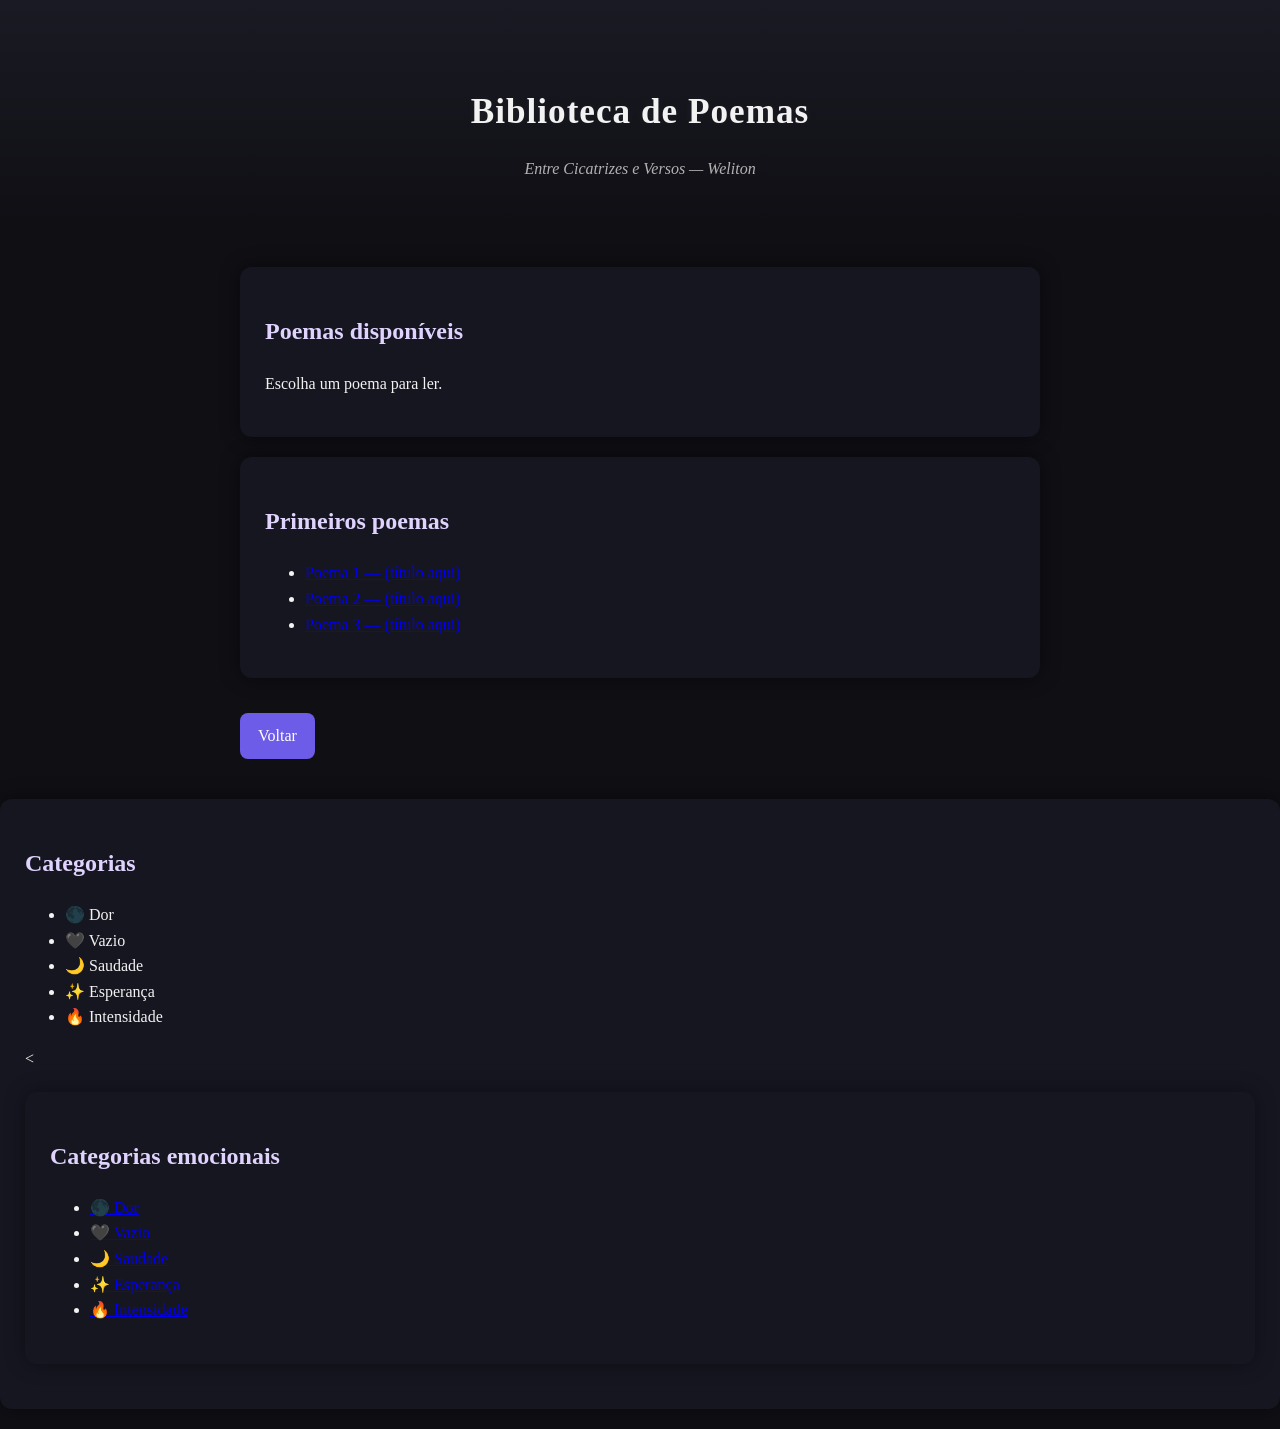
<file: index.html>
<!DOCTYPE html>
<html lang="pt-br">
<head>
  <meta charset="UTF-8">
  <meta name="viewport" content="width=device-width, initial-scale=1.0">
  <title>Biblioteca | Entre Cicatrizes e Versos</title>
  <link rel="stylesheet" href="../styles.css">
</head>
<body>

  <header>
    <h1>Biblioteca de Poemas</h1>
    <p>Entre Cicatrizes e Versos — Weliton</p>
  </header>

  <main>

    <section class="entrada">
      <h2>Poemas disponíveis</h2>
      <p>Escolha um poema para ler.</p>
    </section>

    <section class="destaque">

      <h2>Primeiros poemas</h2>

      <ul>
        <li><a href="poema1.html">Poema 1 — (título aqui)</a></li>
        <li><a href="poema2.html">Poema 2 — (título aqui)</a></li>
        <li><a href="poema3.html">Poema 3 — (título aqui)</a></li>
      </ul>

    </section>

    <a href="../index.html" class="botao">Voltar</a>

  </main>

</body>
</html>
<section class="destaque">

  <h2>Categorias</h2>

  <ul>
    <li>🌑 Dor</li>
    <li>🖤 Vazio</li>
    <li>🌙 Saudade</li>
    <li>✨ Esperança</li>
    <li>🔥 Intensidade</li>
  </ul>

<<section class="destaque">

  <h2>Categorias emocionais</h2>

  <ul>
    <li><a href="dor.html">🌑 Dor</a></li>
    <li><a href=class="vazio">🖤 Vazio</a></li>
    <li><a href=class="saudade">🌙 Saudade</a></li>
    <li><a href=class="esperanca">✨ Esperança</a></li>
    <li><a href=class="intensidade">🔥 Intensidade</a></li>
  </ul>

</section>
</file>
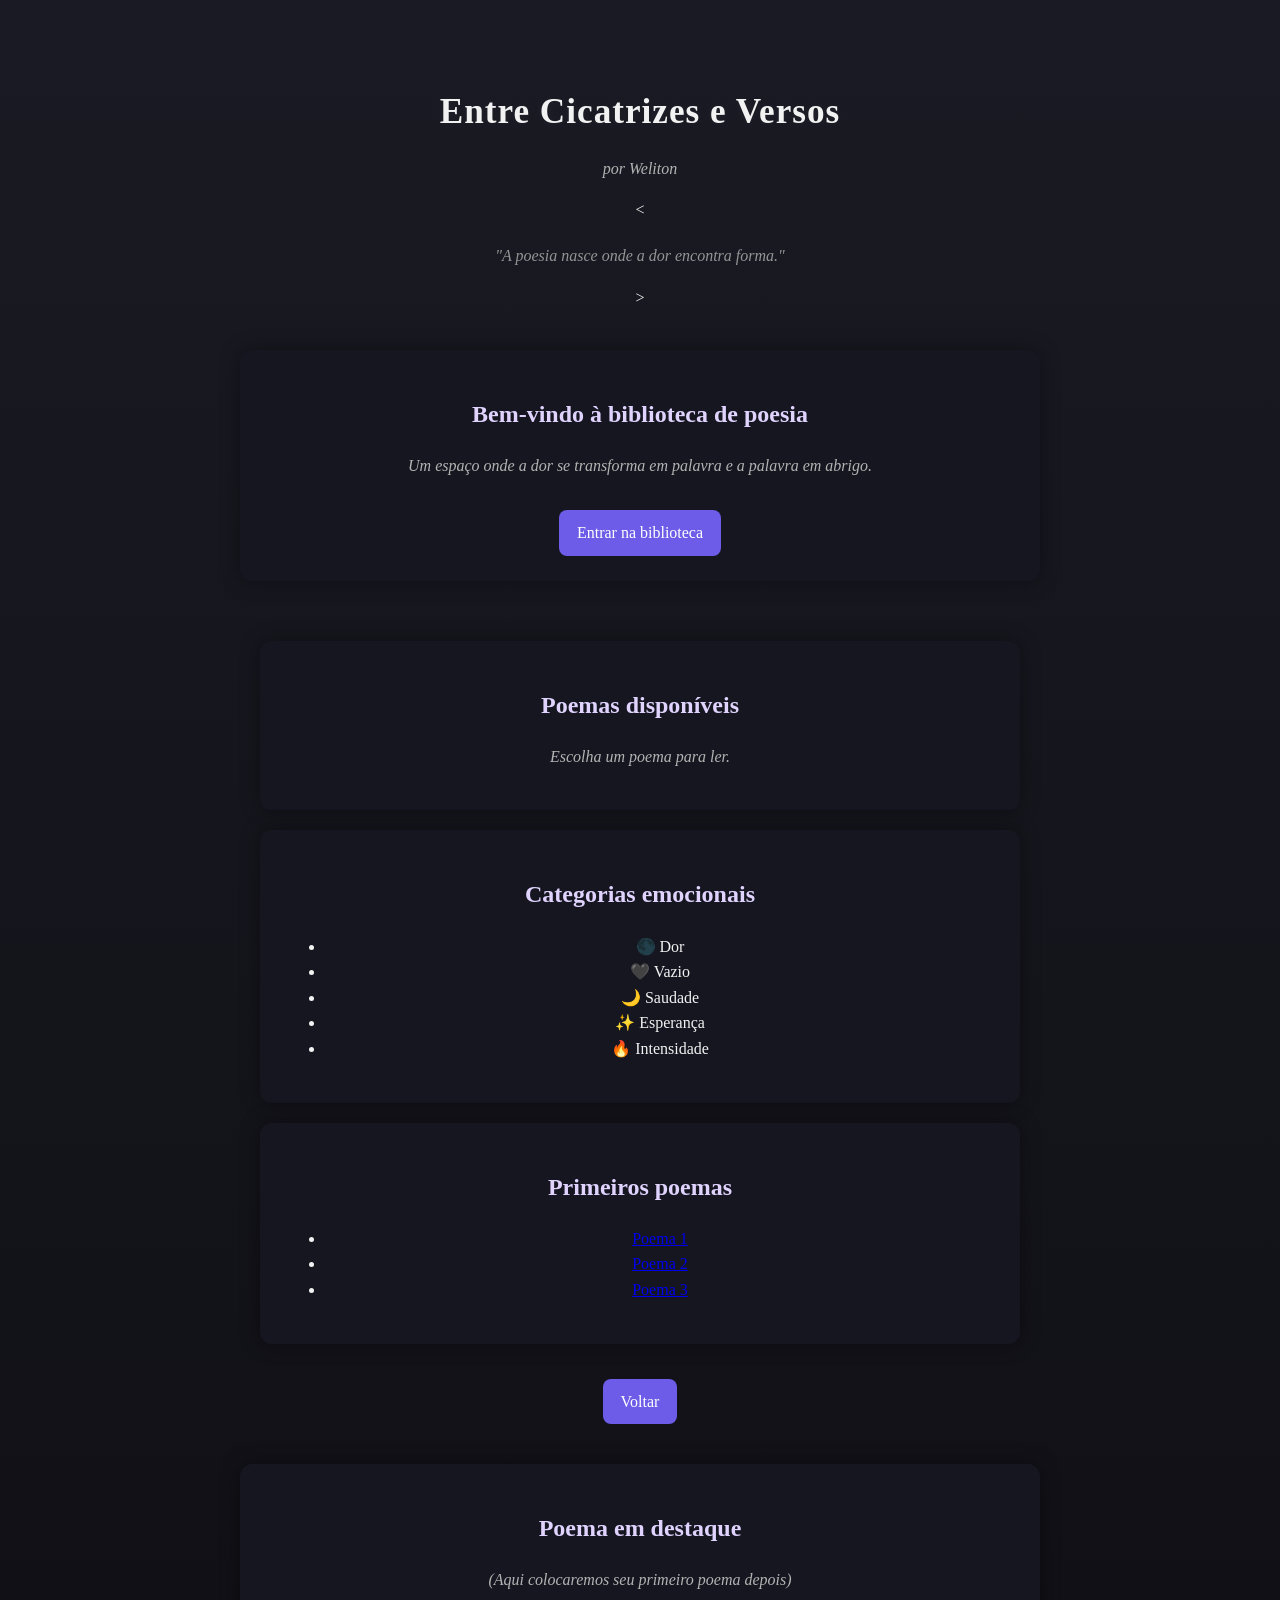
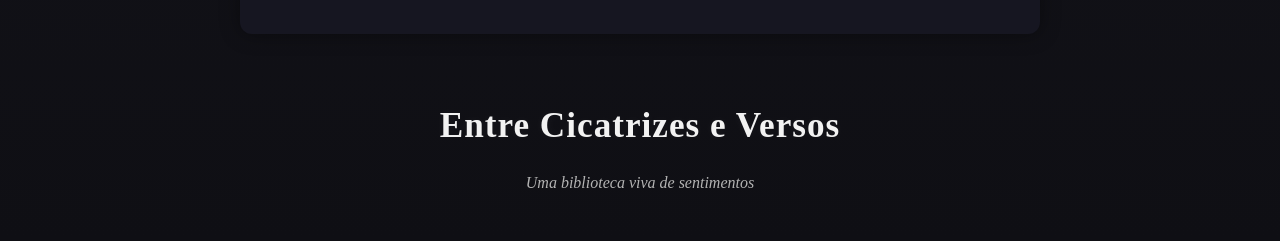
<file: Index.html>
<!DOCTYPE html>
<html lang="pt-br">
<head>
  <meta charset="UTF-8">
  <meta name="viewport" content="width=device-width, initial-scale=1.0">
  <title>Entre Cicatrizes e Versos</title>
  <link rel="stylesheet" href="styles.css">
</head>
<body>

  <header>
    <h1>Entre Cicatrizes e Versos</h1>
    <p>por Weliton</p>
  <<div style="margin-top: 20px; opacity: 0.8;">
  <p>"A poesia nasce onde a dor encontra forma."</p>
</div>>

  <main>
    <section class="entrada">
      <h2>Bem-vindo à biblioteca de poesia</h2>
      <p>Um espaço onde a dor se transforma em palavra e a palavra em abrigo.</p>

      <a href="poemas/index.html" class="botao">Entrar na biblioteca</a>
    </section>
<main>

  <section class="entrada">
    <h2>Poemas disponíveis</h2>
    <p>Escolha um poema para ler.</p>
  </section>

  <section class="destaque">

    <h2>Categorias emocionais</h2>

    <ul>
      <li>🌑 Dor</li>
      <li>🖤 Vazio</li>
      <li>🌙 Saudade</li>
      <li>✨ Esperança</li>
      <li>🔥 Intensidade</li>
    </ul>

  </section>

  <section class="destaque">

    <h2>Primeiros poemas</h2>

    <ul>
      <li><a href="poema1.html">Poema 1</a></li>
      <li><a href="poema2.html">Poema 2</a></li>
      <li><a href="poema3.html">Poema 3</a></li>
    </ul>

  </section>

  <a href="../index.html" class="botao">Voltar</a>

</main>
    <section class="destaque">
      <h2>Poema em destaque</h2>
      <p>
        (Aqui colocaremos seu primeiro poema depois)
      </p>
    </section>
  </main>

</body>
</html>
<h1>Entre Cicatrizes e Versos</h1>
<p>Uma biblioteca viva de sentimentos</p>
</file>
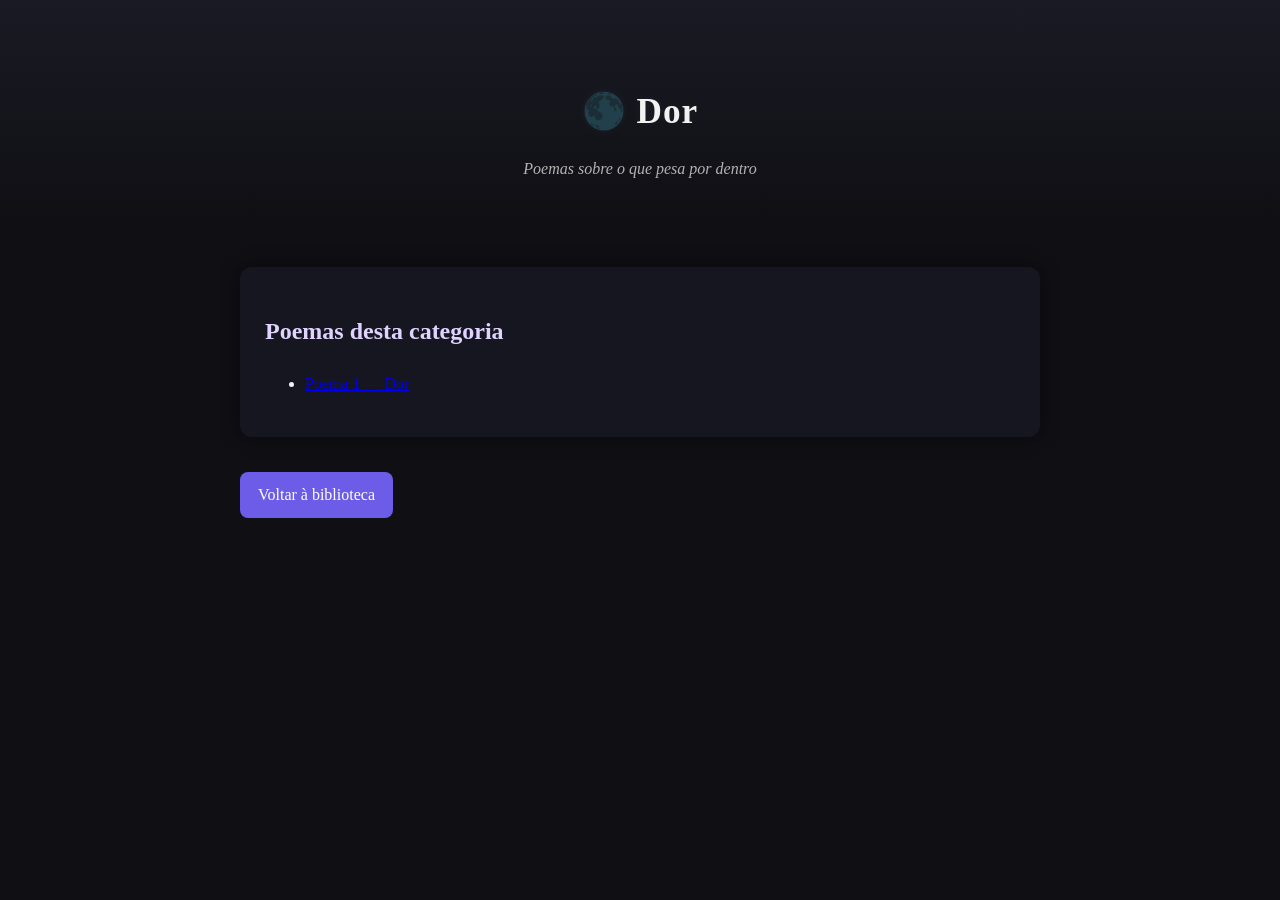
<file: dor.html>
<!DOCTYPE html>
<html lang="pt-br">
<head>
  <meta charset="UTF-8">
  <meta name="viewport" content="width=device-width, initial-scale=1.0">
  <title>Dor | Entre Cicatrizes e Versos</title>
  <link rel="stylesheet" href="../styles.css">
</head>
<body>

<header>
  <h1>🌑 Dor</h1>
  <p>Poemas sobre o que pesa por dentro</p>
</header>

<main>

  <section class="destaque">
    <h2>Poemas desta categoria</h2>

    <ul>
      <li><a href="poema1.html">Poema 1 — Dor</a></li>
    </ul>

  </section>

  <a href="index.html" class="botao">Voltar à biblioteca</a>

</main>

</body>
</html>
</file>
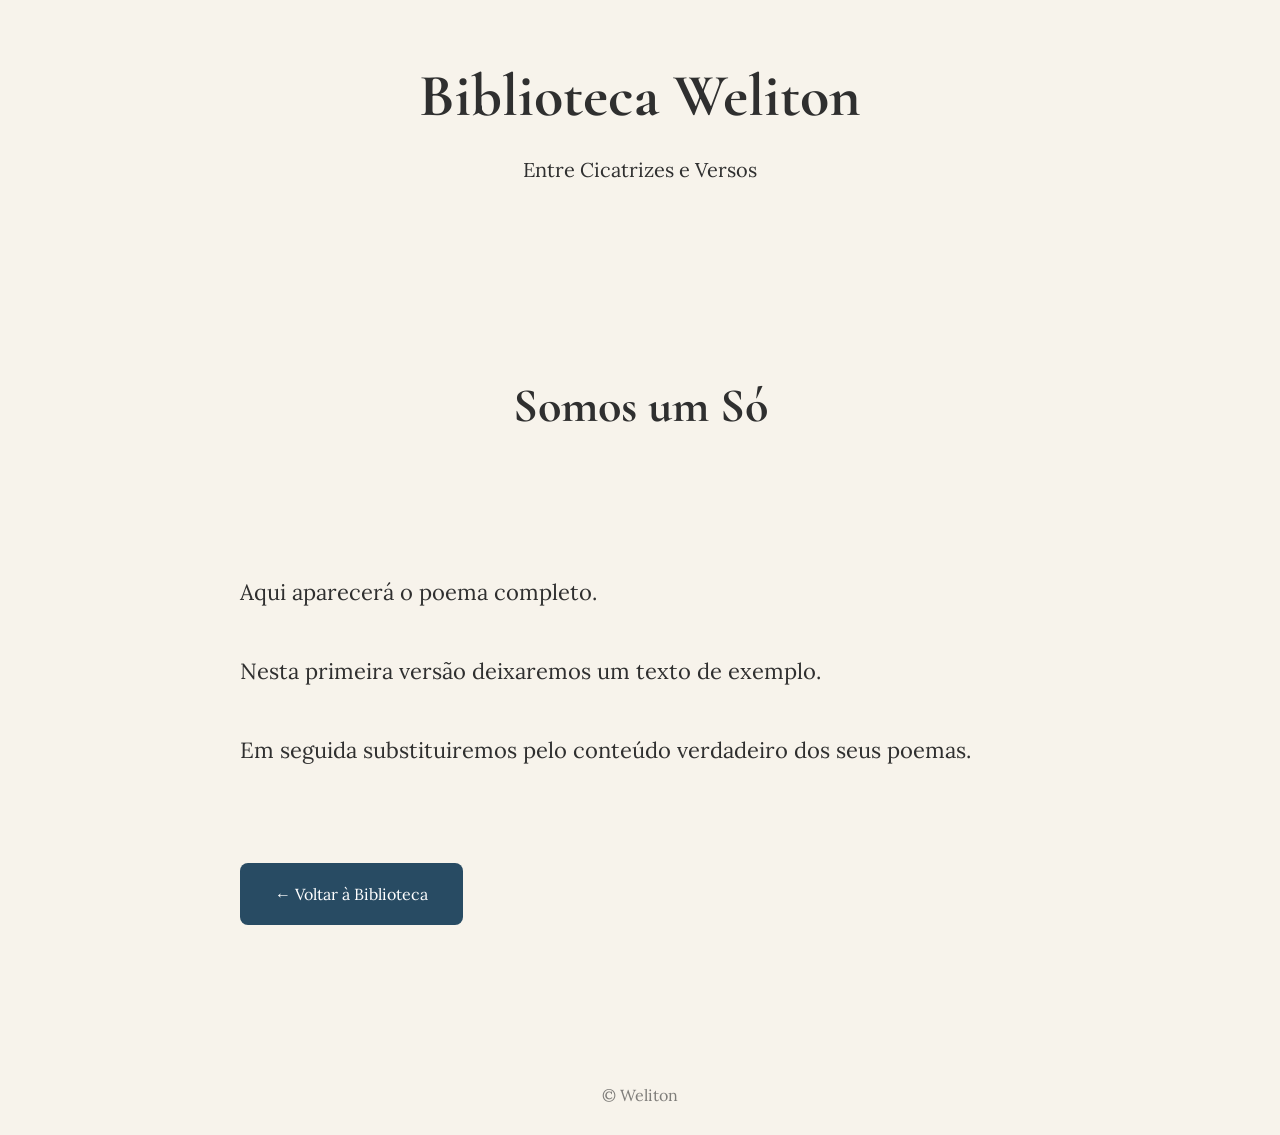
<file: poema.html>
<!DOCTYPE html>
<html lang="pt-BR">

<head>

<meta charset="UTF-8">

<meta name="viewport" content="width=device-width, initial-scale=1.0">

<title>Poema | Weliton</title>

<link rel="stylesheet" href="style.css">

<link rel="preconnect" href="https://fonts.googleapis.com">

<link rel="preconnect" href="https://fonts.gstatic.com" crossorigin>

<link href="https://fonts.googleapis.com/css2?family=Cormorant+Garamond:wght@400;600&family=Lora&display=swap" rel="stylesheet">

</head>

<body>

<header>

<h1>Biblioteca Weliton</h1>

<p>Entre Cicatrizes e Versos</p>

</header>

<main class="poema">

<h2>Somos um Só</h2>

<p class="texto">

Aqui aparecerá o poema completo.

Nesta primeira versão deixaremos um texto de exemplo.

Em seguida substituiremos pelo conteúdo verdadeiro dos seus poemas.

</p>

<a class="botao" href="biblioteca.html">

← Voltar à Biblioteca

</a>

</main>

<footer>

© Weliton

</footer>

</body>

</html>
</file>
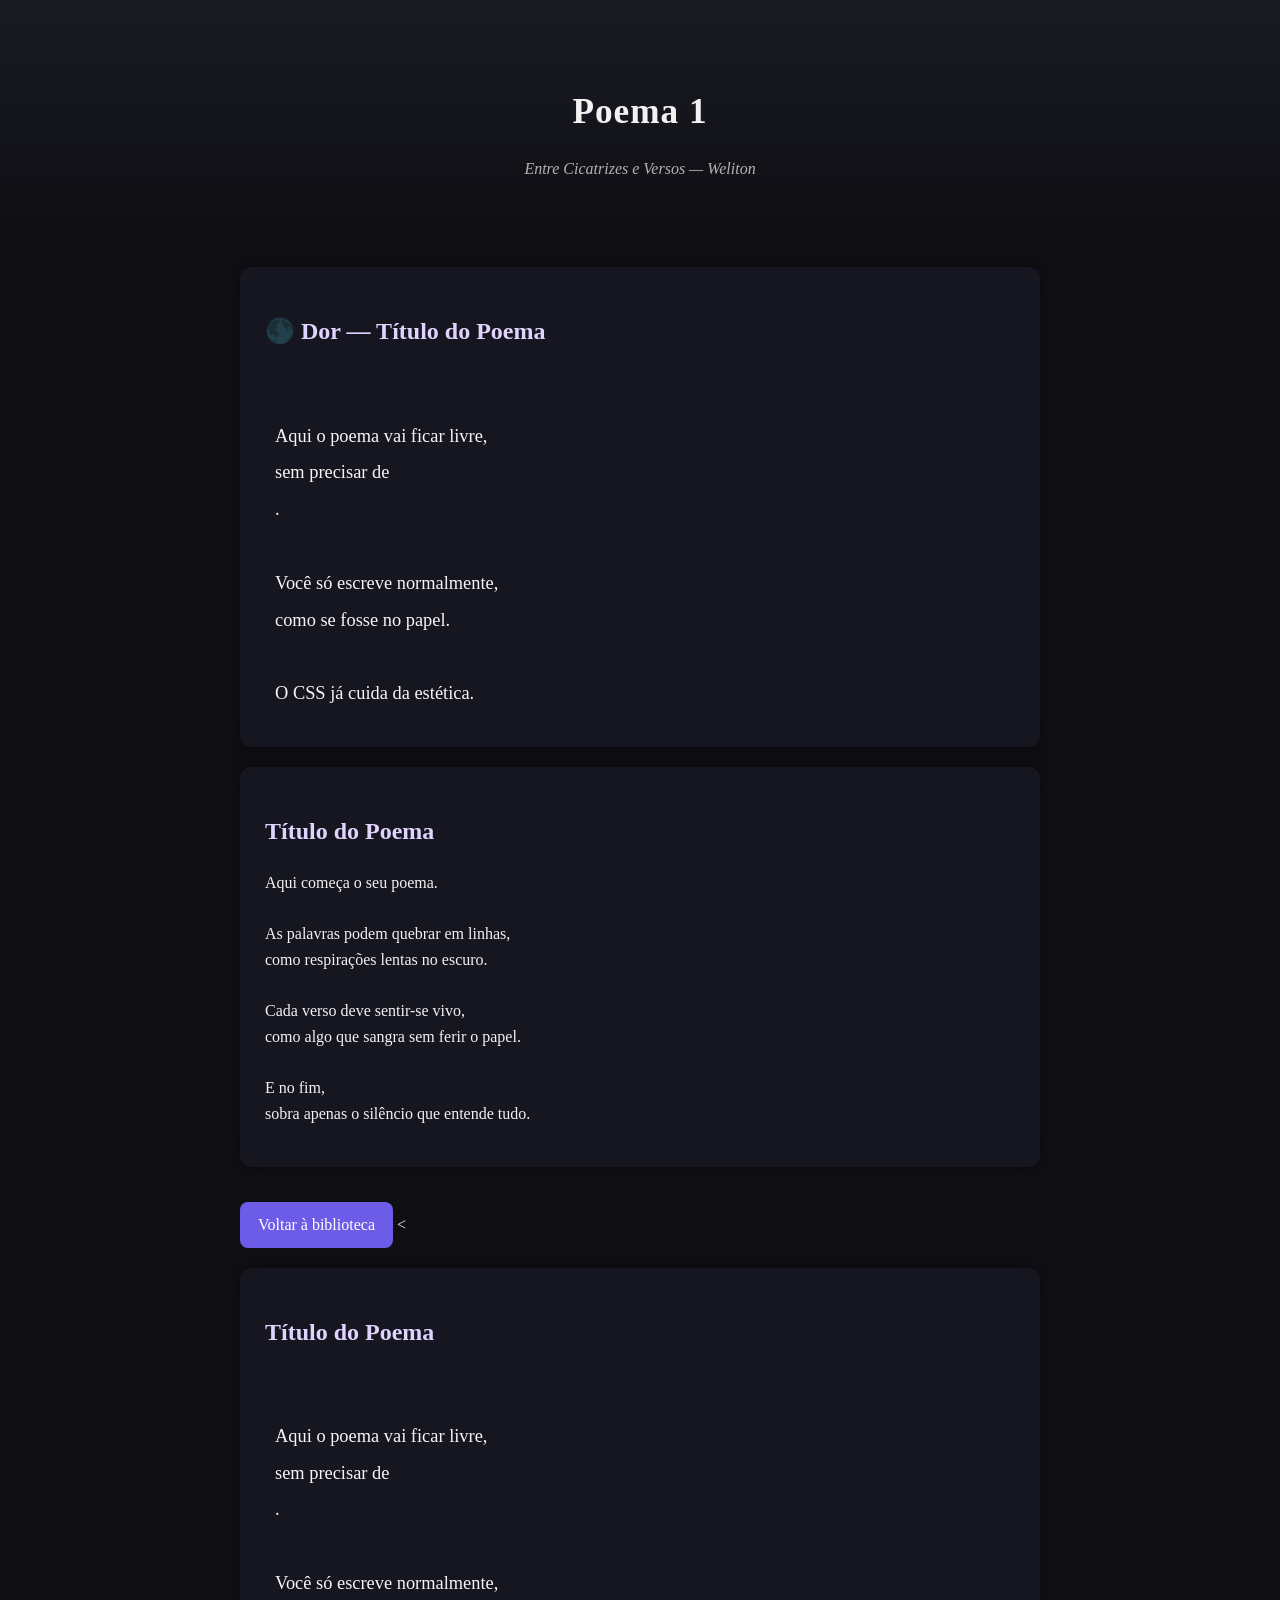
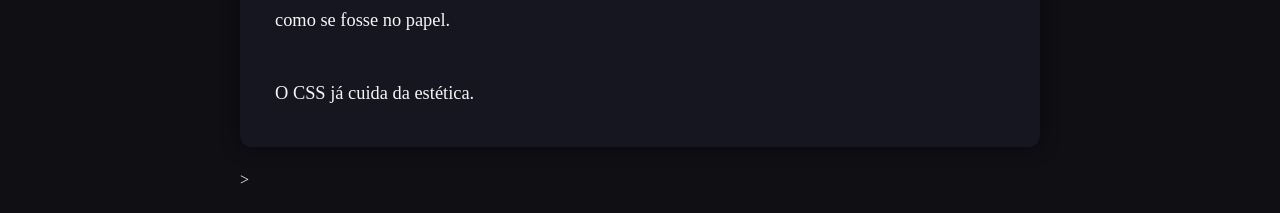
<file: poema1.html>
<!DOCTYPE html>
<html lang="pt-br">
<head>
  <meta charset="UTF-8">
  <meta name="viewport" content="width=device-width, initial-scale=1.0">
  <title>Poema 1 | Entre Cicatrizes e Versos</title>
  <link rel="stylesheet" href="../styles.css">
</head>
<body>

  <header>
    <h1>Poema 1</h1>
    <p>Entre Cicatrizes e Versos — Weliton</p>
  </header>

  <main>
<section class="destaque">

  <h2>🌑 Dor — Título do Poema</h2>

  <div class="poema">
Aqui o poema vai ficar livre,
sem precisar de <br>.

Você só escreve normalmente,
como se fosse no papel.

O CSS já cuida da estética.
  </div>

</section>
    <section class="destaque">

      <h2>Título do Poema</h2>

      <p>
        Aqui começa o seu poema.<br><br>

        As palavras podem quebrar em linhas,<br>
        como respirações lentas no escuro.<br><br>

        Cada verso deve sentir-se vivo,<br>
        como algo que sangra sem ferir o papel.<br><br>

        E no fim,<br>
        sobra apenas o silêncio que entende tudo.
      </p>

    </section>

    <a href="index.html" class="botao">Voltar à biblioteca</a>

  <<section class="destaque">

  <h2>Título do Poema</h2>

  <div class="poema">
Aqui o poema vai ficar livre,
sem precisar de <br>.

Você só escreve normalmente,
como se fosse no papel.

O CSS já cuida da estética.
  </div>

</section>>

</body>
</html>
</file>
<file: styles.css>
body {
  margin: 0;
  font-family: Georgia, serif;
  background: #0f0f14;
  color: #f2f2f2;
  line-height: 1.6;
}

header {
  text-align: center;
  padding: 60px 20px 30px;
  background: linear-gradient(180deg, #1a1a24, #0f0f14);
}

header h1 {
  font-size: 2.2rem;
  margin-bottom: 10px;
  letter-spacing: 1px;
}

header p {
  color: #b3b3b3;
  font-style: italic;
}

main {
  max-width: 800px;
  margin: auto;
  padding: 20px;
}

.entrada, .destaque {
  background: #161621;
  padding: 25px;
  margin: 20px 0;
  border-radius: 12px;
  box-shadow: 0 0 20px rgba(0,0,0,0.4);
}

h2 {
  color: #e0d4ff;
}

.botao {
  display: inline-block;
  margin-top: 15px;
  padding: 10px 18px;
  background: #6c5ce7;
  color: white;
  text-decoration: none;
  border-radius: 8px;
  transition: 0.3s;
}

.botao:hover {
  background: #8a7dff;
  transform: scale(1.05);
}
.poema {
  white-space: pre-line;
  font-size: 1.1rem;
  line-height: 1.9;
  color: #f5f5f5;
  padding: 10px;
}

.destaque {
  transition: 0.3s;
}

.destaque:hover {
  transform: translateY(-3px);
  box-shadow: 0 0 25px rgba(108, 92, 231, 0.25);
}

header h1 {
  text-shadow: 0 0 10px rgba(255,255,255,0.05);
}
/* 🌑 Dor */
<body class="dor"header {
  background: linear-gradient(180deg, #2a0f14, #0f0f14);
}

/* 🖤 Vazio */
<body class="vazio"header {
  background: linear-gradient(180deg, #111118, #0f0f14);
}

/* 🌙 Saudade */
<body class="saudade"header {
  background: linear-gradient(180deg, #1a1f2e, #0f0f14);
}

/* ✨ Esperança */
<body class="esperanca"header {
  background: linear-gradient(180deg, #142a1f, #0f0f14);
}

/* 🔥 Intensidade */
<body class="intensidade"header {
  background: linear-gradient(180deg, #2a1a0f, #0f0f14);
}.poema {
  font-size: 1.15rem;
  line-height: 2;
  white-space: pre-line;
  animation: fadeIn 1.2s ease-in;
}

@keyframes fadeIn {
  from {
    opacity: 0;
    transform: translateY(10px);
  }
  to {
    opacity: 1;
    transform: translateY(0);
  }
}

a {
  transition: 0.3s;
}

a:hover {
  opacity: 0.7;
}
</file>
<file: style.css>
body{

margin:0;

background:#f7f3eb;

color:#2f2f2f;

font-family:'Lora', serif;

text-align:center;

}

header{

padding:60px 20px;

}

h1{

font-family:'Cormorant Garamond', serif;

font-size:60px;

margin:0;

}

p{

font-size:20px;

line-height:1.8;

}

.hero{

max-width:800px;

margin:auto;

padding:40px;

}

.botao{

display:inline-block;

margin-top:30px;

padding:15px 35px;

background:#284B63;

color:white;

text-decoration:none;

border-radius:8px;

transition:.3s;

}

.botao:hover{

background:#18374d;

}

.biblioteca{

max-width:800px;

margin:auto;

padding:40px;

display:flex;

flex-direction:column;

gap:20px;

}

.categoria{

background:white;

padding:20px;

border-radius:10px;

text-decoration:none;

color:#2f2f2f;

font-size:22px;

box-shadow:0 5px 15px rgba(0,0,0,.08);

transition:.3s;

}

.categoria:hover{

transform:translateY(-4px);

}

footer{

margin-top:80px;

padding:30px;

opacity:.6;

}
.poema{

max-width:800px;

margin:auto;

padding:50px;

text-align:left;

line-height:2;

}

.poema h2{

text-align:center;

font-size:48px;

margin-bottom:40px;

font-family:'Cormorant Garamond', serif;

}

.texto{

white-space:pre-line;

font-size:22px;

}
</file>
